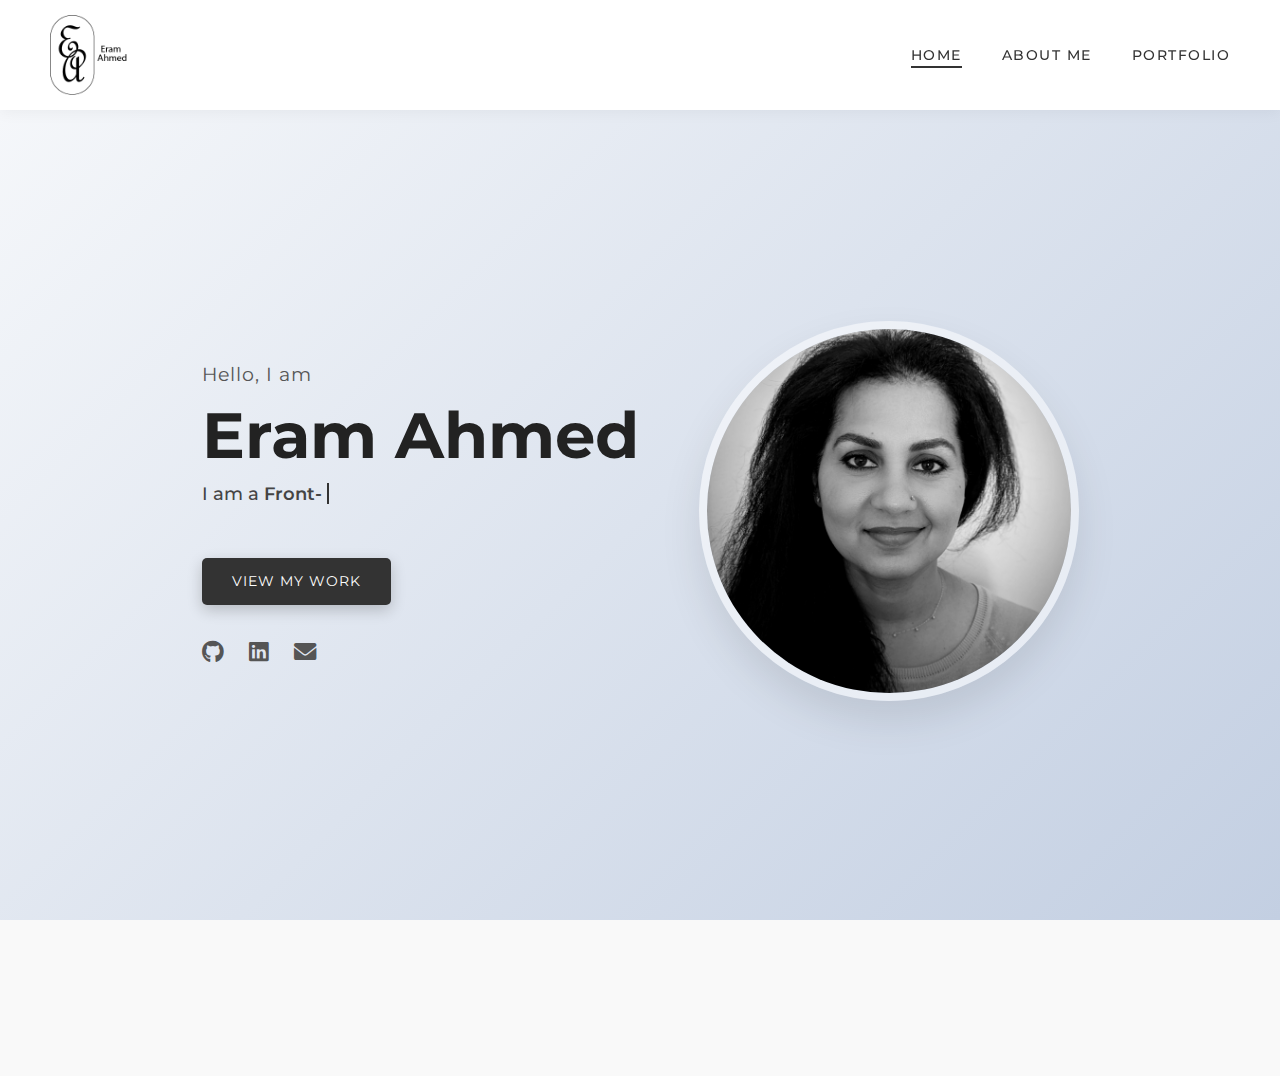
<file: index.html>
<!DOCTYPE html>
<html lang="en">
<head>
    <meta charset="UTF-8">
    <meta name="viewport" content="width=device-width, initial-scale=1.0">
    <title>Eram Ahmed - Home</title>
    <link rel="stylesheet" href="styles.css">
    <link rel="stylesheet" href="https://cdnjs.cloudflare.com/ajax/libs/font-awesome/6.0.0/css/all.min.css">
    <link href="https://fonts.googleapis.com/css2?family=Montserrat:wght@300;400;700&display=swap" rel="stylesheet">
</head>

<body> 
    <nav>
        <div class="logo">
            <img src="BW_Finallogohorizontal_AhmedEram.png" alt="Logo">
        </div>
        <div class="menu-toggle">
            <i class="fas fa-bars"></i>
        </div>
        <ul>
            <li><a href="index.html">Home</a></li>
            <li><a href="about.html">About Me</a></li>
            <li><a href="portfolio.html">Portfolio</a></li>
        </ul>
    </nav>

    <!-- Added 'reveal' class for animation -->
    <header class="hero reveal">
        <div class="hero-content">
            <p class="greeting">Hello, I am</p>
            <h1>Eram Ahmed</h1>
            <p class="subtitle">I am a <span class="typewriter-text"></span></p>
            
            <!-- NEW CALL TO ACTION BUTTON -->
            <a href="portfolio.html" class="btn-primary">View My Work</a>

            <div class="social-icons">
                <a href="#"><i class="fab fa-github"></i></a>
                <a href="#"><i class="fab fa-linkedin"></i></a>
                <a href="#"><i class="fas fa-envelope"></i></a>
            </div>
        </div>
        
        <div class="hero-image">
            <img src="eram3pxl.jpg" alt="Eram Ahmed Profile">
        </div>
    </header>

    <footer class="home-footer reveal">
        <a href="about.html" class="scroll-down">More About Me <i class="fas fa-arrow-right"></i></a>
    </footer>

    <script src="JavaScript.js"></script>
</body>
</html>
</file>
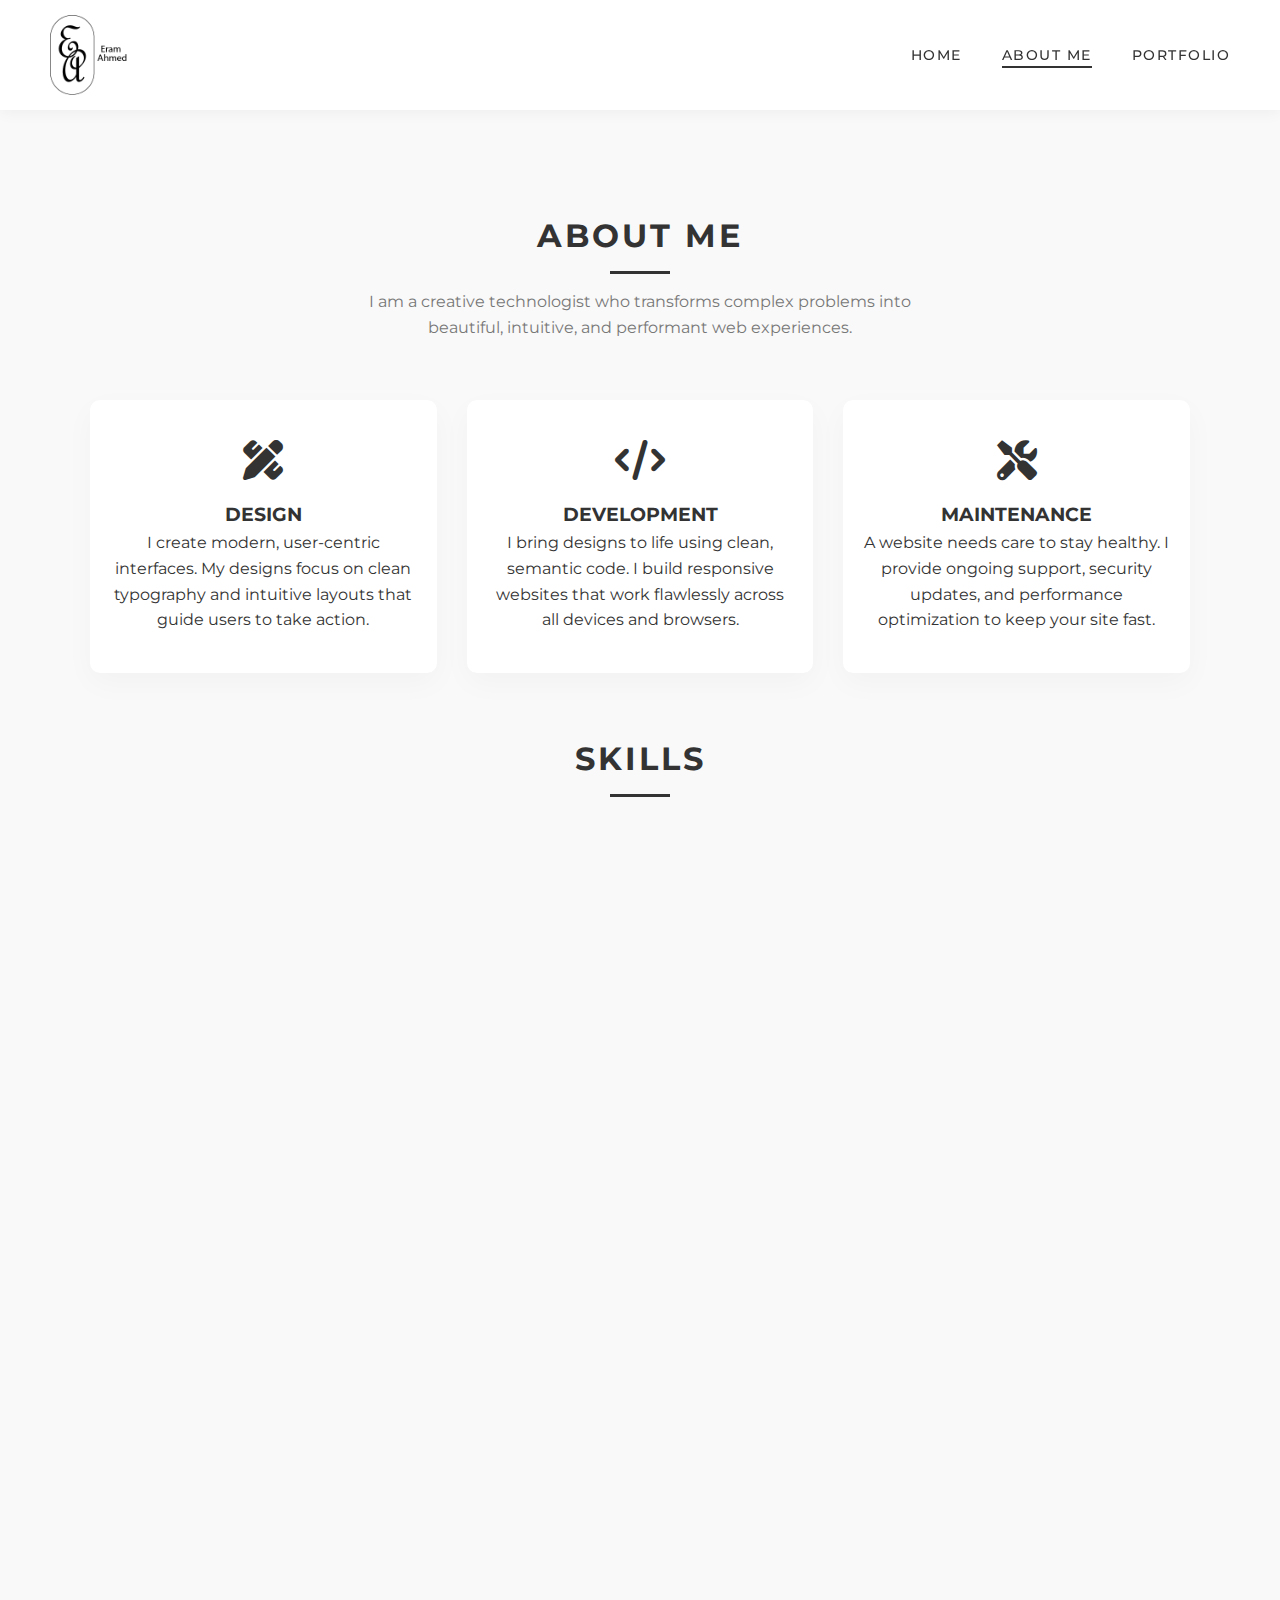
<file: about.html>
<!DOCTYPE html>
<html lang="en">
<head>
    <meta charset="UTF-8">
    <meta name="viewport" content="width=device-width, initial-scale=1.0">
    <title>About - Eram Ahmed</title>
    <link rel="stylesheet" href="styles.css">
    <link rel="stylesheet" href="https://cdnjs.cloudflare.com/ajax/libs/font-awesome/6.0.0/css/all.min.css">
    <link href="https://fonts.googleapis.com/css2?family=Montserrat:wght@300;400;700&display=swap" rel="stylesheet">
</head>

<body>
    <nav>
        <div class="logo">
            <img src="BW_Finallogohorizontal_AhmedEram.png" alt="Logo">
        </div>
        <div class="menu-toggle">
            <i class="fas fa-bars"></i>
        </div>
        <ul>
            <li><a href="index.html">Home</a></li>
            <li><a href="about.html">About Me</a></li>
            <li><a href="portfolio.html">Portfolio</a></li>
        </ul>
    </nav>

    <section class="container section-padding">
        <!-- Improved Intro Text -->
        <div class="section-title reveal">
            <h2>ABOUT ME</h2>
            <p>I am a creative technologist who transforms complex problems into beautiful, intuitive, and performant web experiences.</p>
        </div>

        <!-- Services Section with Improved Copy -->
        <div class="services-grid reveal">
            <div class="service-item">
                <i class="fas fa-pencil-ruler"></i>
                <h3>DESIGN</h3>
                <p>I create modern, user-centric interfaces. My designs focus on clean typography and intuitive layouts that guide users to take action.</p>
            </div>
            <div class="service-item">
                <i class="fas fa-code"></i>
                <h3>DEVELOPMENT</h3>
                <p>I bring designs to life using clean, semantic code. I build responsive websites that work flawlessly across all devices and browsers.</p>
            </div>
            <div class="service-item">
                <i class="fas fa-tools"></i>
                <h3>MAINTENANCE</h3>
                <p>A website needs care to stay healthy. I provide ongoing support, security updates, and performance optimization to keep your site fast.</p>
            </div>
        </div>

        <div class="section-title reveal" style="margin-top: 60px;">
            <h2>SKILLS</h2>
        </div>

        <div class="skills-container reveal">
            <h3>USING NOW:</h3>
            <div class="skills-grid">
                <div class="skill-box"><i class="fab fa-html5" style="color:orange"></i><span>HTML5</span></div>
                <div class="skill-box"><i class="fab fa-css3-alt" style="color:blue"></i><span>CSS3</span></div>
                <div class="skill-box"><i class="fab fa-sass" style="color:pink"></i><span>SASS</span></div>
                <div class="skill-box"><i class="fab fa-js" style="color:gold"></i><span>JAVASCRIPT</span></div>
                <div class="skill-box"><i class="fab fa-react" style="color:cyan"></i><span>REACT</span></div>
                <div class="skill-box"><i class="fab fa-bootstrap" style="color:purple"></i><span>BOOTSTRAP</span></div>
                <div class="skill-box"><i class="fab fa-git-alt" style="color:red"></i><span>GIT</span></div>
                <div class="skill-box"><i class="fab fa-figma" style="color:purple"></i><span>FIGMA</span></div>
            </div>

            <h3>LEARNING:</h3>
            <div class="skills-grid">
                <div class="skill-box"><i class="fab fa-node" style="color:green"></i><span>NODEJS</span></div>
                <div class="skill-box"><i class="fas fa-database" style="color:gray"></i><span>MYSQL</span></div>
                <div class="skill-box"><i class="fas fa-leaf" style="color:green"></i><span>MONGODB</span></div>
                <div class="skill-box"><i class="fab fa-js-square" style="color:blue"></i><span>TYPESCRIPT</span></div>
            </div>

            <h3>OTHER SKILLS:</h3>
            <div class="skills-grid">
                <div class="skill-box">
                    <div class="adobe-icon au">Au</div>
                    <span>Adobe<br>Audition</span>
                </div>
                <div class="skill-box">
                    <div class="adobe-icon ai">Ai</div>
                    <span>Adobe<br>Illustrator</span>
                </div>
                <div class="skill-box">
                    <div class="adobe-icon ps">Ps</div>
                    <span>Photo<br>Shop</span>
                </div>
                <div class="skill-box">
                    <div class="adobe-icon ae">Ae</div>
                    <span>After<br>Effects</span>
                </div>
            </div>
        </div>
    </section>

    <script src="JavaScript.js"></script>
</body>
</html>
</file>
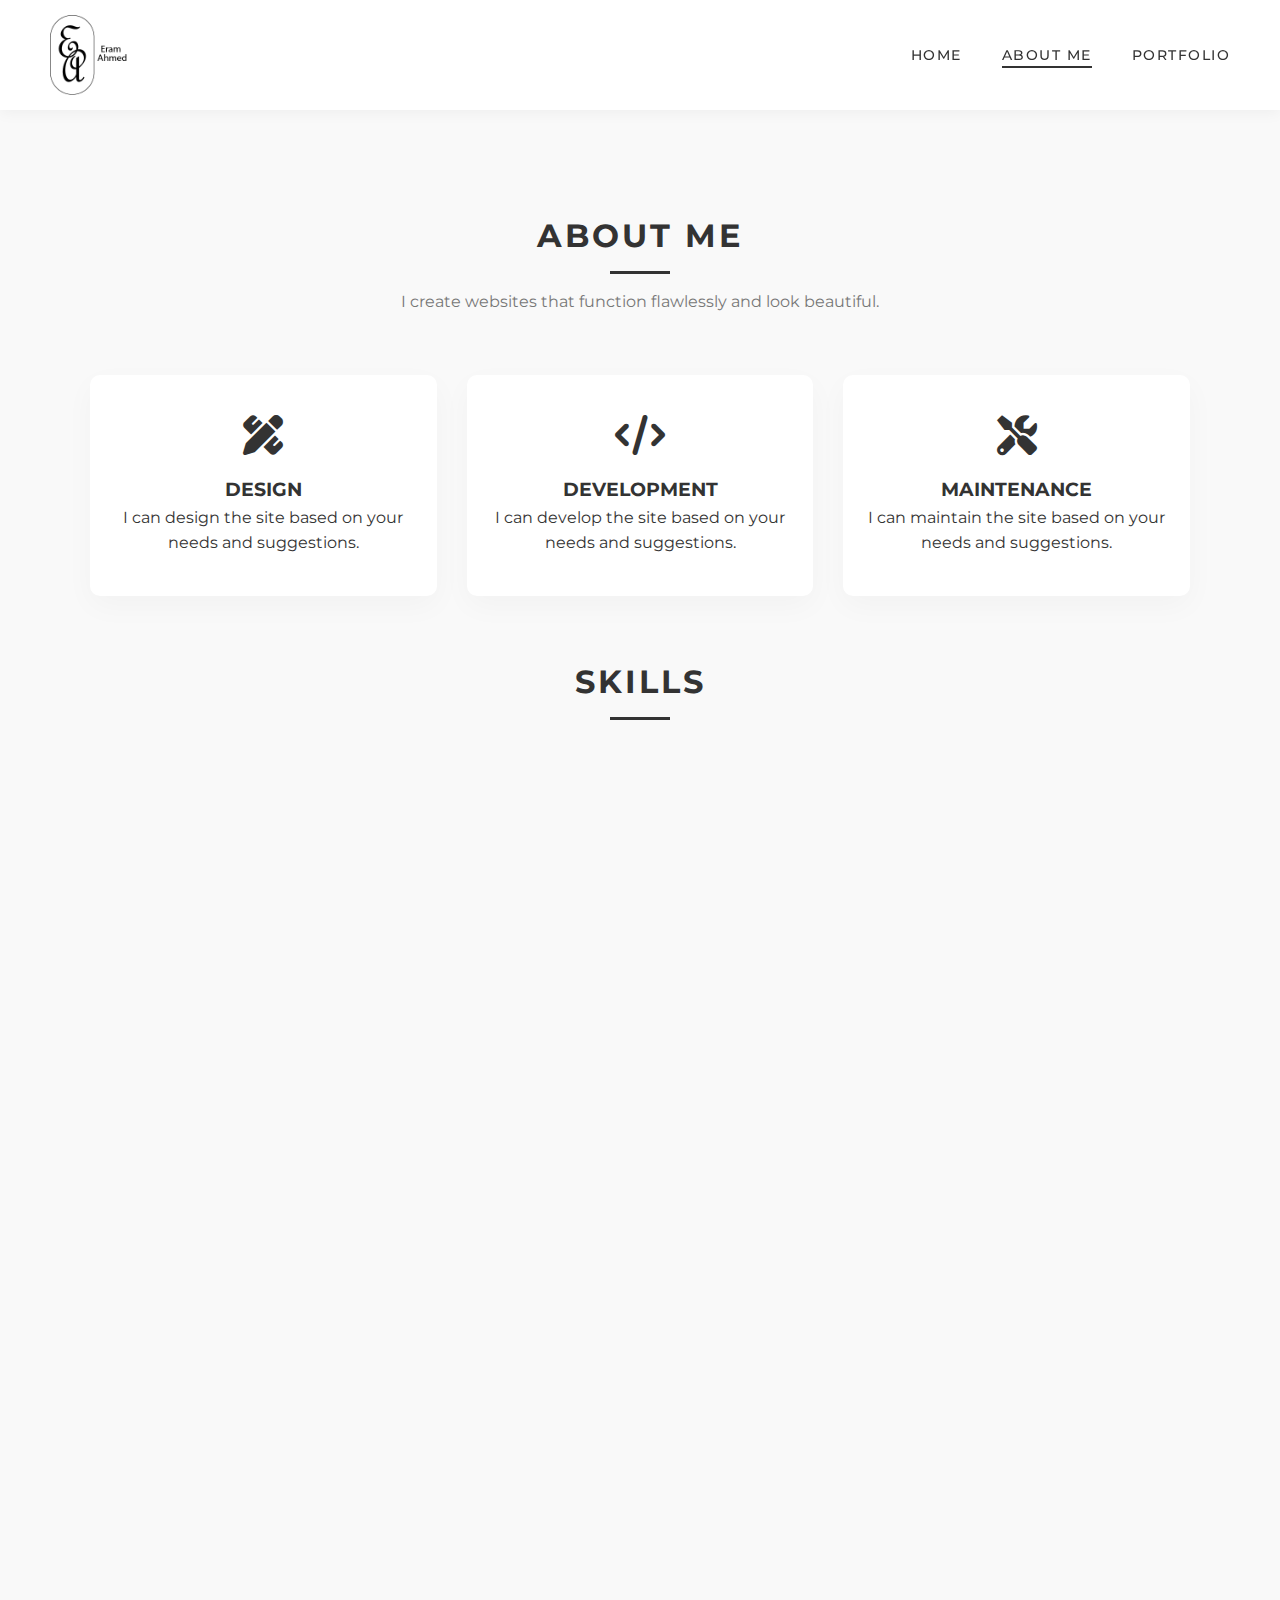
<file: HTML2About.html>
<!DOCTYPE html>
<html lang="en">
<head>
    <meta charset="UTF-8">
    <meta name="viewport" content="width=device-width, initial-scale=1.0">
    <title>About - Eram Ahmed</title>
    <link rel="stylesheet" href="styles.css">
    <link rel="stylesheet" href="https://cdnjs.cloudflare.com/ajax/libs/font-awesome/6.0.0/css/all.min.css">
    <link href="https://fonts.googleapis.com/css2?family=Montserrat:wght@300;400;700&display=swap" rel="stylesheet">
</head>

<body>
    <nav>
        <div class="logo">
            <img src="BW_Finallogohorizontal_AhmedEram.png" alt="Logo">
        </div>
        <div class="menu-toggle">
            <i class="fas fa-bars"></i>
        </div>
        <ul>
            <li><a href="HTML1.html">Home</a></li>
            <li><a href="HTML2About.html">About Me</a></li>
            <li><a href="HTML3Portfolio.html">Portfolio</a></li>
        </ul>
    </nav>

    <section class="container section-padding">
        <div class="section-title reveal">
            <h2>ABOUT ME</h2>
            <p>I create websites that function flawlessly and look beautiful.</p>
        </div>

        <!-- Added reveal class -->
        <div class="services-grid reveal">
            <div class="service-item">
                <i class="fas fa-pencil-ruler"></i>
                <h3>DESIGN</h3>
                <p>I can design the site based on your needs and suggestions.</p>
            </div>
            <div class="service-item">
                <i class="fas fa-code"></i>
                <h3>DEVELOPMENT</h3>
                <p>I can develop the site based on your needs and suggestions.</p>
            </div>
            <div class="service-item">
                <i class="fas fa-tools"></i>
                <h3>MAINTENANCE</h3>
                <p>I can maintain the site based on your needs and suggestions.</p>
            </div>
        </div>

        <div class="section-title reveal" style="margin-top: 60px;">
            <h2>SKILLS</h2>
        </div>

        <!-- Added reveal class -->
        <div class="skills-container reveal">
            <h3>USING NOW:</h3>
            <div class="skills-grid">
                <div class="skill-box"><i class="fab fa-html5" style="color:orange"></i><span>HTML5</span></div>
                <div class="skill-box"><i class="fab fa-css3-alt" style="color:blue"></i><span>CSS3</span></div>
                <div class="skill-box"><i class="fab fa-sass" style="color:pink"></i><span>SASS</span></div>
                <div class="skill-box"><i class="fab fa-js" style="color:gold"></i><span>JAVASCRIPT</span></div>
                <div class="skill-box"><i class="fab fa-react" style="color:cyan"></i><span>REACT</span></div>
                <div class="skill-box"><i class="fab fa-bootstrap" style="color:purple"></i><span>BOOTSTRAP</span></div>
                <div class="skill-box"><i class="fab fa-git-alt" style="color:red"></i><span>GIT</span></div>
                <div class="skill-box"><i class="fab fa-figma" style="color:purple"></i><span>FIGMA</span></div>
            </div>

            <h3>LEARNING:</h3>
            <div class="skills-grid">
                <div class="skill-box"><i class="fab fa-node" style="color:green"></i><span>NODEJS</span></div>
                <div class="skill-box"><i class="fas fa-database" style="color:gray"></i><span>MYSQL</span></div>
                <div class="skill-box"><i class="fas fa-leaf" style="color:green"></i><span>MONGODB</span></div>
                <div class="skill-box"><i class="fab fa-js-square" style="color:blue"></i><span>TYPESCRIPT</span></div>
            </div>

            <h3>OTHER SKILLS:</h3>
            <div class="skills-grid">
                <div class="skill-box">
                    <div class="adobe-icon au">Au</div>
                    <span>Adobe<br>Audition</span>
                </div>
                <div class="skill-box">
                    <div class="adobe-icon ai">Ai</div>
                    <span>Adobe<br>Illustrator</span>
                </div>
                <div class="skill-box">
                    <div class="adobe-icon ps">Ps</div>
                    <span>Photo<br>Shop</span>
                </div>
                <div class="skill-box">
                    <div class="adobe-icon ae">Ae</div>
                    <span>After<br>Effects</span>
                </div>
            </div>
        </div>
    </section>

    <script src="JavaScript.js"></script>
</body>
</html>
</file>
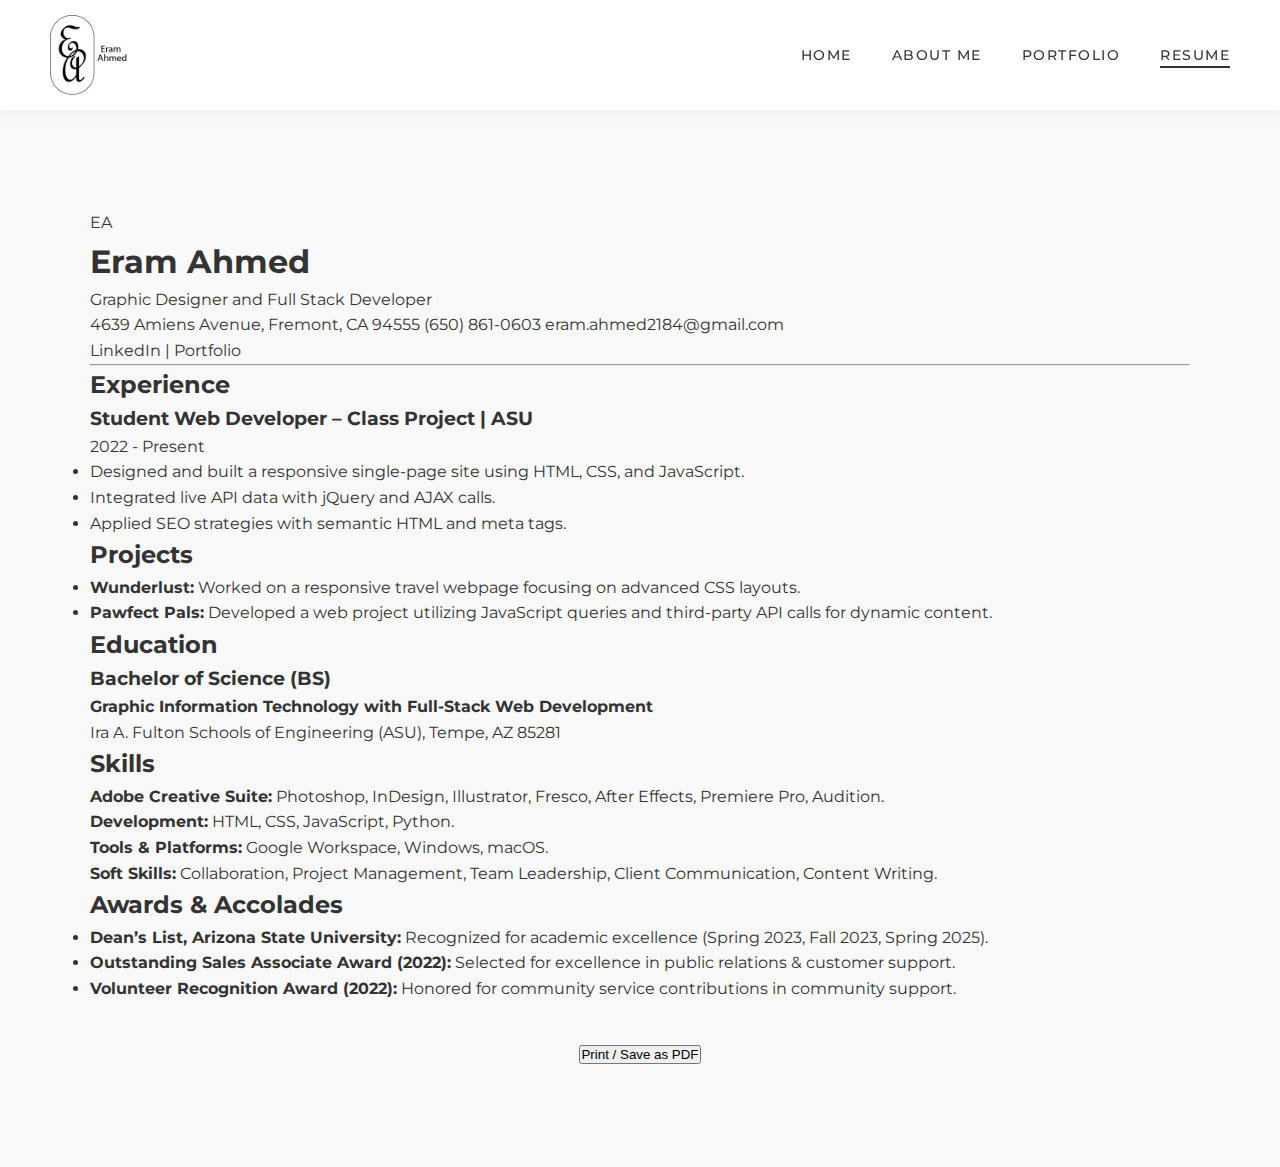
<file: resume.html>
<!DOCTYPE html>
<html lang="en">
<head>
    <meta charset="UTF-8">
    <meta name="viewport" content="width=device-width, initial-scale=1.0">
    <title>Resume - Eram Ahmed</title>
    <link rel="stylesheet" href="styles.css">
    <link rel="stylesheet" href="https://cdnjs.cloudflare.com/ajax/libs/font-awesome/6.0.0/css/all.min.css">
    <link href="https://fonts.googleapis.com/css2?family=Montserrat:wght@300;400;700&display=swap" rel="stylesheet">
</head>

<body>
    <!-- Navigation -->
    <nav>
        <div class="logo">
            <img src="BW_Finallogohorizontal_AhmedEram.png" alt="Logo">
        </div>
        <div class="menu-toggle">
            <i class="fas fa-bars"></i>
        </div>
        <ul>
            <li><a href="index.html">Home</a></li>
            <li><a href="about.html">About Me</a></li>
            <li><a href="portfolio.html">Portfolio</a></li>
            <li><a href="resume.html" class="active">Resume</a></li>
        </ul>
    </nav>

    <!-- Resume Section -->
    <section class="container section-padding">
        <div class="resume-paper reveal">
            
            <!-- Resume Header -->
            <header class="resume-header">
                <div class="BW_Finallogohorizontal_AhmedEram">EA</div>
                <h1>Eram Ahmed</h1>
                <p class="resume-title">Graphic Designer and Full Stack Developer</p>
                <div class="resume-contact">
                    <span>4639 Amiens Avenue, Fremont, CA 94555</span>
                    <span>(650) 861-0603</span>
                    <span>eram.ahmed2184@gmail.com</span>
                </div>
                <div class="resume-links">
                    <a href="https://linkedin.com" target="_blank">LinkedIn</a> | 
                    <a href="portfolio.html">Portfolio</a>
                </div>
            </header>

            <hr class="resume-divider">

            <!-- Experience Section -->
            <div class="resume-section">
                <h2 class="resume-heading">Experience</h2>
                <div class="resume-item">
                    <h3>Student Web Developer – Class Project | ASU</h3>
                    <span class="resume-date">2022 - Present</span>
                    <ul>
                        <li>Designed and built a responsive single-page site using HTML, CSS, and JavaScript.</li>
                        <li>Integrated live API data with jQuery and AJAX calls.</li>
                        <li>Applied SEO strategies with semantic HTML and meta tags.</li>
                    </ul>
                </div>
            </div>

            <!-- Projects Section -->
            <div class="resume-section">
                <h2 class="resume-heading">Projects</h2>
                <div class="resume-item">
                    <ul>
                        <li><strong>Wunderlust:</strong> Worked on a responsive travel webpage focusing on advanced CSS layouts.</li>
                        <li><strong>Pawfect Pals:</strong> Developed a web project utilizing JavaScript queries and third-party API calls for dynamic content.</li>
                    </ul>
                </div>
            </div>

            <!-- Education Section -->
            <div class="resume-section">
                <h2 class="resume-heading">Education</h2>
                <div class="resume-item">
                    <h3>Bachelor of Science (BS)</h3>
                    <p><strong>Graphic Information Technology with Full-Stack Web Development</strong></p>
                    <p>Ira A. Fulton Schools of Engineering (ASU), Tempe, AZ 85281</p>
                </div>
            </div>

            <!-- Skills Section -->
            <div class="resume-section">
                <h2 class="resume-heading">Skills</h2>
                <div class="resume-content">
                    <p><strong>Adobe Creative Suite:</strong> Photoshop, InDesign, Illustrator, Fresco, After Effects, Premiere Pro, Audition.</p>
                    <p><strong>Development:</strong> HTML, CSS, JavaScript, Python.</p>
                    <p><strong>Tools & Platforms:</strong> Google Workspace, Windows, macOS.</p>
                    <p><strong>Soft Skills:</strong> Collaboration, Project Management, Team Leadership, Client Communication, Content Writing.</p>
                </div>
            </div>

            <!-- Awards Section -->
            <div class="resume-section">
                <h2 class="resume-heading">Awards & Accolades</h2>
                <ul class="resume-list-simple">
                    <li><strong>Dean’s List, Arizona State University:</strong> Recognized for academic excellence (Spring 2023, Fall 2023, Spring 2025).</li>
                    <li><strong>Outstanding Sales Associate Award (2022):</strong> Selected for excellence in public relations & customer support.</li>
                    <li><strong>Volunteer Recognition Award (2022):</strong> Honored for community service contributions in community support.</li>
                </ul>
            </div>

            <!-- Print Button -->
            <div style="text-align: center; margin-top: 40px;">
                <button onclick="window.print()" class="modal-btn" style="cursor:pointer;">Print / Save as PDF</button>
            </div>

        </div>
    </section>

    <script src="script.js"></script>
</body>
</html>
</file>
<file: styles.css>
/* =========================================
   1. GLOBAL RESET & TYPOGRAPHY
   ========================================= */
* {
    margin: 0;
    padding: 0;
    box-sizing: border-box;
}

html {
    scroll-behavior: smooth; /* Enables smooth scrolling for anchor links */
}

body {
    font-family: 'Montserrat', sans-serif;
    background-color: #f9f9f9; /* Slightly lighter than before */
    color: #333;
    line-height: 1.6;
    overflow-x: hidden;
}

a {
    text-decoration: none;
    color: inherit;
    transition: all 0.3s ease;
}

/* =========================================
   2. NAVIGATION (Glassmorphism)
   ========================================= */
nav {
    display: flex;
    justify-content: space-between;
    align-items: center;
    padding: 15px 50px;
    /* Glass Effect */
    background: rgba(255, 255, 255, 0.95); 
    backdrop-filter: blur(10px);
    -webkit-backdrop-filter: blur(10px);
    box-shadow: 0 2px 15px rgba(0,0,0,0.05);
    position: sticky;
    top: 0;
    z-index: 1000;
    transition: padding 0.3s ease;
}

.logo {
    display: flex;
    align-items: center;
    border: none;
    padding: 0;
}

.logo img {
    height: 80px;
    width: auto;
    object-fit: contain;
    transition: transform 0.3s ease;
}

.logo:hover img {
    transform: scale(1.05); /* Subtle zoom on logo hover */
}

nav ul {
    list-style: none;
    display: flex;
    gap: 40px;
}

nav ul li a {
    font-weight: 500;
    font-size: 0.85rem;
    text-transform: uppercase;
    letter-spacing: 1.5px;
    padding-bottom: 5px;
    position: relative;
}

/* Animated Underline for Links */
nav ul li a::after {
    content: '';
    position: absolute;
    width: 0;
    height: 2px;
    bottom: 0;
    left: 0;
    background-color: #333;
    transition: width 0.3s ease;
}

nav ul li a:hover::after,
nav ul li a.active::after {
    width: 100%;
}

.menu-toggle {
    display: none;
    font-size: 1.5rem;
    cursor: pointer;
    color: #333;
}

/* =========================================
   3. HERO SECTION (Modern Gradient)
   ========================================= */
.hero {
    display: flex;
    align-items: center;
    justify-content: center;
    min-height: 90vh;
    /* Subtle professional gradient instead of flat grey */
    background: linear-gradient(135deg, #f5f7fa 0%, #c3cfe2 100%);
    padding: 0 50px;
    gap: 60px;
    position: relative;
}

.hero-content {
    max-width: 550px;
    z-index: 2;
}

.greeting {
    font-size: 1.2rem;
    font-weight: 400;
    color: #555;
    margin-bottom: 10px;
    letter-spacing: 1px;
}

.hero h1 {
    font-size: 4rem;
    margin: 10px 0;
    font-weight: 700;
    line-height: 1.1;
    color: #222;
}

.hero .subtitle {
    font-size: 1.1rem;
    font-weight: 500;
    color: #444;
    margin-bottom: 30px;
    display: block; /* Ensures it sits on its own line */
}

.typewriter-text {
    border-right: 2px solid #333;
    padding-right: 5px;
    font-weight: 600;
}

/* CTA Button */
.btn-primary {
    display: inline-block;
    background: #333;
    color: #fff;
    padding: 12px 30px;
    font-size: 0.9rem;
    text-transform: uppercase;
    letter-spacing: 1px;
    border-radius: 5px;
    margin-top: 20px;
    box-shadow: 0 5px 15px rgba(0,0,0,0.2);
    transition: all 0.3s ease;
}

.btn-primary:hover {
    background: #000;
    transform: translateY(-3px);
    box-shadow: 0 8px 20px rgba(0,0,0,0.3);
}

.social-icons {
    display: flex;
    gap: 25px;
    font-size: 1.4rem;
    margin-top: 30px;
}

.social-icons a {
    color: #555;
    transition: transform 0.3s ease, color 0.3s ease;
}

.social-icons a:hover {
    color: #000;
    transform: translateY(-3px);
}

.hero-image img {
    width: 380px;
    height: 380px;
    object-fit: cover;
    border-radius: 50%;
    border: 8px solid rgba(255,255,255,0.5); /* Semi-transparent border */
    box-shadow: 0 20px 40px rgba(0,0,0,0.1);
    filter: grayscale(100%);
    transition: filter 0.5s ease;
}

.hero-image img:hover {
    filter: grayscale(0%); /* Reveal color on hover */
}

.home-footer {
    text-align: center;
    padding: 40px 20px;
    background: #1a1a1a;
    color: #fff;
}

.scroll-down {
    font-size: 0.9rem;
    letter-spacing: 1px;
    opacity: 0.8;
}
.scroll-down:hover { opacity: 1; }

/* =========================================
   4. ANIMATIONS (Fade In Up)
   ========================================= */
.reveal {
    position: relative;
    transform: translateY(50px);
    opacity: 0;
    transition: all 1s ease;
}

.reveal.active {
    transform: translateY(0);
    opacity: 1;
}

/* =========================================
   5. SHARED LAYOUTS
   ========================================= */
.container {
    max-width: 1100px;
    margin: 0 auto;
    padding: 0 20px;
}

.section-padding {
    padding: 100px 0;
}

.section-title {
    text-align: center;
    margin-bottom: 60px;
}

.section-title h2 {
    display: inline-block;
    position: relative;
    font-size: 2rem;
    letter-spacing: 3px;
    margin-bottom: 15px;
    text-transform: uppercase;
    font-weight: 700;
}

/* Subtle underline for titles */
.section-title h2::after {
    content: '';
    display: block;
    width: 60px;
    height: 3px;
    background: #333;
    margin: 10px auto 0;
}

.section-title p {
    color: #777;
    font-size: 1rem;
    max-width: 600px;
    margin: 0 auto;
}

/* =========================================
   6. ABOUT PAGE
   ========================================= */
.services-grid {
    display: flex;
    justify-content: space-around;
    text-align: center;
    gap: 30px;
}

.service-item {
    flex: 1;
    padding: 40px 20px;
    background: #fff;
    border-radius: 10px;
    box-shadow: 0 10px 30px rgba(0,0,0,0.03);
    transition: transform 0.3s ease;
}

.service-item:hover {
    transform: translateY(-10px);
}

.service-item i {
    font-size: 2.5rem;
    margin-bottom: 20px;
    color: #333;
}

.skills-container h3 {
    margin: 40px 0 20px;
    font-size: 1rem;
    text-transform: uppercase;
    letter-spacing: 2px;
    color: #555;
    border-left: 4px solid #333;
    padding-left: 15px;
}

.skills-grid {
    display: flex;
    flex-wrap: wrap;
    gap: 25px;
    margin-bottom: 40px;
}

.skill-box {
    background: #fff;
    padding: 20px 30px;
    border-radius: 8px;
    display: flex;
    flex-direction: column;
    align-items: center;
    min-width: 110px;
    box-shadow: 0 5px 15px rgba(0,0,0,0.05);
    flex: 1 1 120px;
    text-align: center;
    transition: all 0.3s ease;
}

.skill-box:hover {
    transform: translateY(-5px);
    box-shadow: 0 10px 20px rgba(0,0,0,0.1);
}

.skill-box i {
    font-size: 2.2rem;
    margin-bottom: 10px;
}

.skill-box span {
    font-size: 0.8rem;
    font-weight: 600;
    color: #555;
}

/* Custom Adobe Icons */
.adobe-icon {
    width: 48px;
    height: 48px;
    border-radius: 10px;
    display: flex;
    justify-content: center;
    align-items: center;
    font-weight: 900;
    font-size: 1.4rem;
    font-family: sans-serif;
    margin-bottom: 10px;
    box-shadow: 0 4px 8px rgba(0,0,0,0.15);
}
.au { background: #280058; color: #00f6d8; }
.ai { background: #330000; color: #ff9a00; }
.ps { background: #001e36; color: #31a8ff; }
.ae { background: #00005b; color: #d8a5ff; }

/* =========================================
   7. PORTFOLIO PAGE
   ========================================= */
.portfolio-grid {
    display: grid;
    grid-template-columns: repeat(auto-fit, minmax(320px, 1fr));
    gap: 30px;
}

.portfolio-item {
    position: relative;
    overflow: hidden;
    border-radius: 10px;
    box-shadow: 0 10px 20px rgba(0,0,0,0.05);
    cursor: pointer;
}

.portfolio-item img {
    width: 100%;
    height: 250px; /* Fixed height for consistency */
    object-fit: cover;
    display: block;
    transition: transform 0.5s ease;
}

.portfolio-item:hover img {
    transform: scale(1.1);
}

.overlay {
    position: absolute;
    bottom: 0;
    left: 0;
    width: 100%;
    height: 100%;
    background: rgba(0,0,0,0.8); /* Darker overlay */
    color: #fff;
    display: flex;
    flex-direction: column;
    justify-content: center;
    align-items: center;
    opacity: 0;
    transition: opacity 0.3s ease;
}

.portfolio-item:hover .overlay {
    opacity: 1;
}

.overlay h3 {
    font-size: 1.5rem;
    margin-bottom: 10px;
    transform: translateY(20px);
    transition: transform 0.4s ease;
}

.portfolio-item:hover .overlay h3 {
    transform: translateY(0);
}

/* =========================================
   8. RESPONSIVENESS
   ========================================= */
@media (max-width: 1024px) {
    .hero h1 { font-size: 3rem; }
    .hero { gap: 30px; padding: 0 30px; }
    .portfolio-grid { grid-template-columns: repeat(2, 1fr); }
}

@media (max-width: 768px) {
    .menu-toggle { display: block; }
    nav { padding: 15px 20px; }
    
    nav ul {
        position: absolute;
        top: 100%; left: 0; width: 100%;
        background: rgba(255,255,255,0.98);
        backdrop-filter: blur(10px);
        flex-direction: column;
        padding: 30px 0;
        box-shadow: 0 5px 15px rgba(0,0,0,0.1);
        display: none;
        opacity: 0;
        transition: opacity 0.3s ease;
    }

    nav ul.show { display: flex; opacity: 1; }

    .hero {
        flex-direction: column-reverse;
        text-align: center;
        padding: 80px 20px;
        height: auto;
    }
    .hero h1 { font-size: 2.5rem; }
    .hero-image img { width: 250px; height: 250px; margin-bottom: 30px;}
    .services-grid { flex-direction: column; gap: 20px;}
    .portfolio-grid { grid-template-columns: 1fr; }
}
</file>
